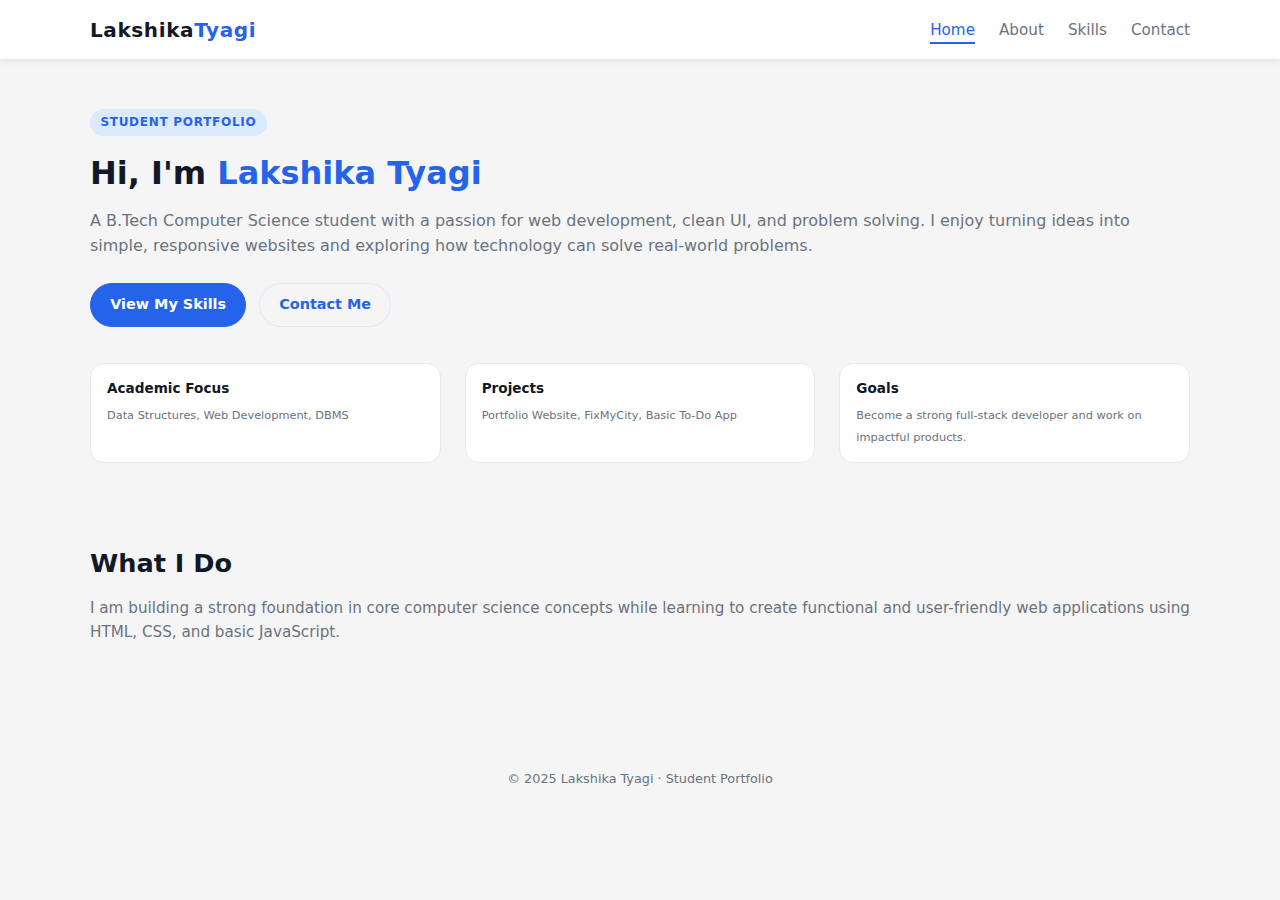
<file: index.html>
<!DOCTYPE html>
<html lang="en">
<head>
    <meta charset="UTF-8">
    <meta name="viewport" content="width=device-width, initial-scale=1.0">
    <title>Home | Lakshika Tyagi - Student Portfolio</title>
    <link rel="stylesheet" href="style.css">
</head>
<body>
    <!-- Header & Navigation -->
    <header class="site-header">
        <div class="container nav-container">
            <a href="index.html" class="logo">Lakshika<span>Tyagi</span></a>
            <nav>
                <ul class="nav-links">
                    <li><a href="index.html" class="active">Home</a></li>
                    <li><a href="about.html">About</a></li>
                    <li><a href="skills.html">Skills</a></li>
                    <li><a href="contact.html">Contact</a></li>
                </ul>
            </nav>
        </div>
    </header>

    <!-- Main Content -->
    <main>
        <div class="container">
            <section class="hero">
                <div class="hero-text">
                    <span class="hero-badge">Student Portfolio</span>
                    <h1 class="hero-title">
                        Hi, I'm <span>Lakshika Tyagi</span>
                    </h1>
                    <p class="hero-subtitle">
                        A B.Tech Computer Science student with a passion for web development,
                        clean UI, and problem solving. I enjoy turning ideas into simple,
                        responsive websites and exploring how technology can solve real-world problems.
                    </p>

                    <div class="hero-cta">
                        <a href="skills.html" class="btn-primary">View My Skills</a>
                        <a href="contact.html" class="btn-ghost">Contact Me</a>
                    </div>

                    <div class="hero-summary">
                        <div class="hero-summary-item">
                            <span>Academic Focus</span>
                            <small>Data Structures, Web Development, DBMS</small>
                        </div>
                        <div class="hero-summary-item">
                            <span>Projects</span>
                            <small>Portfolio Website, FixMyCity, Basic To-Do App</small>
                        </div>
                        <div class="hero-summary-item">
                            <span>Goals</span>
                            <small>Become a strong full-stack developer and work on impactful products.</small>
                        </div>
                    </div>
                </div>
            </section>

            <section>
                <h2 class="section-heading">What I Do</h2>
                <p class="section-subtitle">
                    I am building a strong foundation in core computer science concepts while
                    learning to create functional and user-friendly web applications using HTML,
                    CSS, and basic JavaScript.
                </p>
            </section>
        </div>
    </main>

    <!-- Footer -->
    <footer class="site-footer">
        <div class="container">
            &copy; <span id="year">2025</span> Lakshika Tyagi · Student Portfolio
        </div>
    </footer>
</body>
</html>
</file>
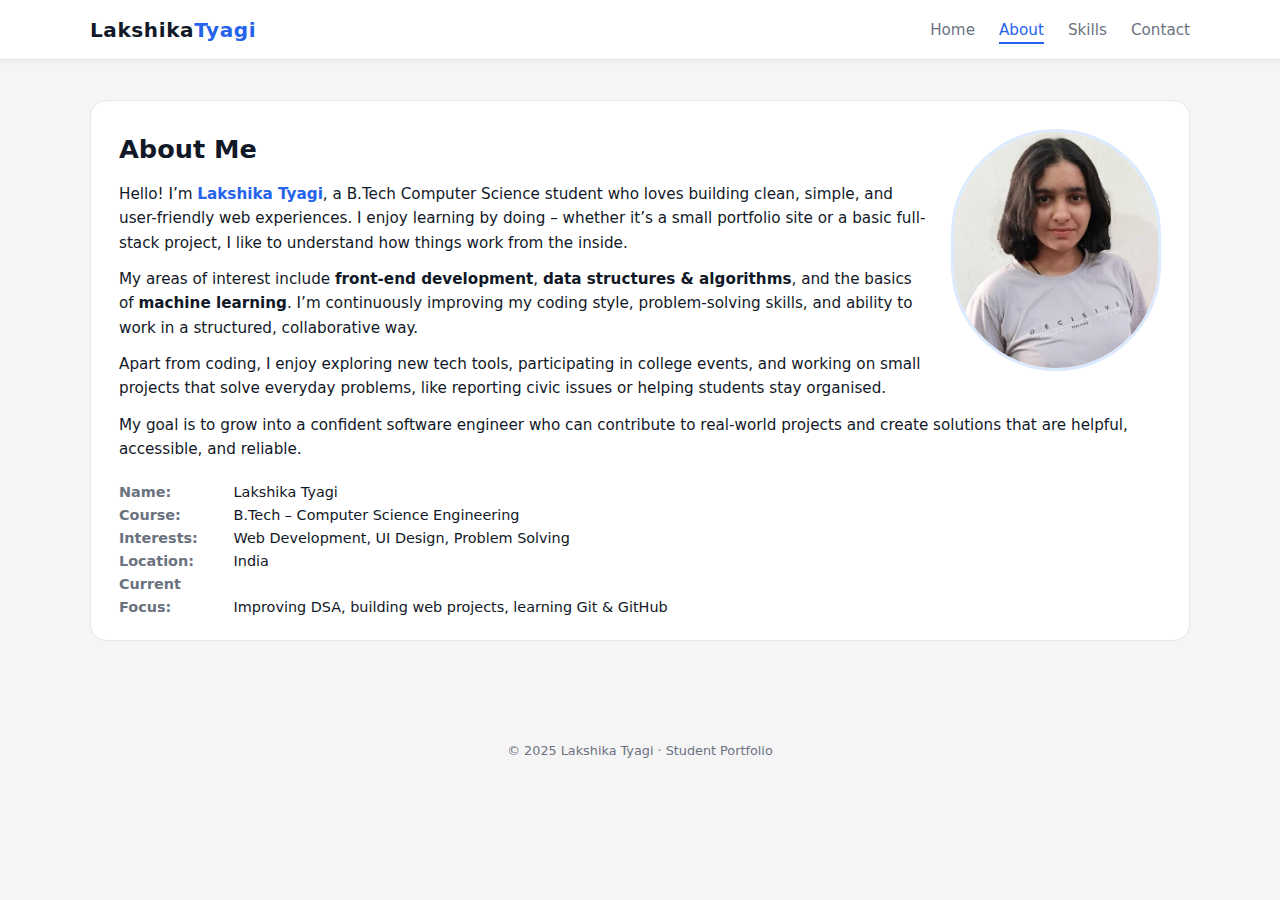
<file: about.html>
<!DOCTYPE html>
<html lang="en">
<head>
    <meta charset="UTF-8">
    <meta name="viewport" content="width=device-width, initial-scale=1.0">
    <title>About | Lakshika Tyagi - Student Portfolio</title>
    <link rel="stylesheet" href="style.css">
</head>
<body>
    <!-- Header & Navigation -->
    <header class="site-header">
        <div class="container nav-container">
            <a href="index.html" class="logo">Lakshika<span>Tyagi</span></a>
            <nav>
                <ul class="nav-links">
                    <li><a href="index.html">Home</a></li>
                    <li><a href="about.html" class="active">About</a></li>
                    <li><a href="skills.html">Skills</a></li>
                    <li><a href="contact.html">Contact</a></li>
                </ul>
            </nav>
        </div>
    </header>

    <!-- Main Content -->
    <main>
        <div class="container">
            <section class="about-section">
                <div class="about-content">
                    <!-- Replace the src path with your actual profile image -->
                    <img src="profile.jpg" alt="Portrait of Lakshika Tyagi" class="profile-image">

                    <h2 class="section-heading">About Me</h2>
                    <p class="about-paragraph">
                        Hello! I’m <span class="about-highlight">Lakshika Tyagi</span>, a B.Tech Computer Science
                        student who loves building clean, simple, and user-friendly web experiences.
                        I enjoy learning by doing – whether it’s a small portfolio site or a basic
                        full-stack project, I like to understand how things work from the inside.
                    </p>
                    <p class="about-paragraph">
                        My areas of interest include <strong>front-end development</strong>,
                        <strong>data structures & algorithms</strong>, and the basics of
                        <strong>machine learning</strong>. I’m continuously improving my coding style,
                        problem-solving skills, and ability to work in a structured, collaborative way.
                    </p>
                    <p class="about-paragraph">
                        Apart from coding, I enjoy exploring new tech tools, participating in
                        college events, and working on small projects that solve everyday problems,
                        like reporting civic issues or helping students stay organised.
                    </p>
                    <p class="about-paragraph">
                        My goal is to grow into a confident software engineer who can contribute to
                        real-world projects and create solutions that are helpful, accessible, and reliable.
                    </p>

                    <div class="about-details">
                        <p><strong>Name:</strong> Lakshika Tyagi</p>
                        <p><strong>Course:</strong> B.Tech – Computer Science Engineering</p>
                        <p><strong>Interests:</strong> Web Development, UI Design, Problem Solving</p>
                        <p><strong>Location:</strong> India</p>
                        <p><strong>Current Focus:</strong> Improving DSA, building web projects, learning Git & GitHub</p>
                    </div>
                </div>
            </section>
        </div>
    </main>

    <!-- Footer -->
    <footer class="site-footer">
        <div class="container">
            &copy; <span id="year">2025</span> Lakshika Tyagi · Student Portfolio
        </div>
    </footer>
</body>
</html>
</file>
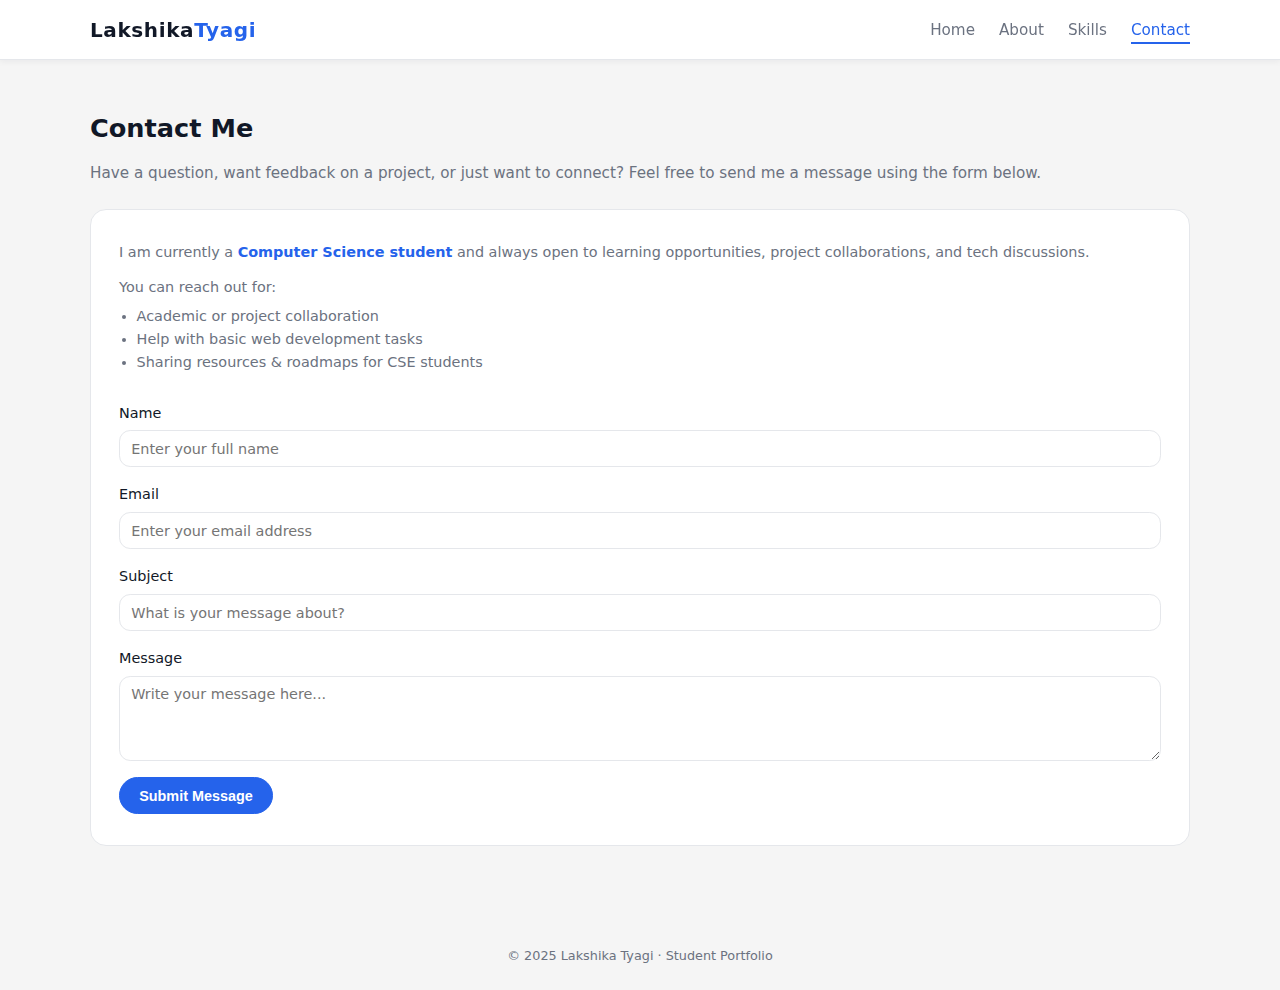
<file: contact.html>
<!DOCTYPE html>
<html lang="en">
<head>
    <meta charset="UTF-8">
    <meta name="viewport" content="width=device-width, initial-scale=1.0">
    <title>Contact | Lakshika Tyagi - Student Portfolio</title>
    <link rel="stylesheet" href="style.css">
</head>
<body>
    <!-- Header & Navigation -->
    <header class="site-header">
        <div class="container nav-container">
            <a href="index.html" class="logo">Lakshika<span>Tyagi</span></a>
            <nav>
                <ul class="nav-links">
                    <li><a href="index.html">Home</a></li>
                    <li><a href="about.html">About</a></li>
                    <li><a href="skills.html">Skills</a></li>
                    <li><a href="contact.html" class="active">Contact</a></li>
                </ul>
            </nav>
        </div>
    </header>

    <!-- Main Content -->
    <main>
        <div class="container">
            <section>
                <h2 class="section-heading">Contact Me</h2>
                <p class="section-subtitle">
                    Have a question, want feedback on a project, or just want to connect?
                    Feel free to send me a message using the form below.
                </p>

                <div class="contact-wrapper">
                    <div class="contact-extra">
                        <p>
                            I am currently a <strong>Computer Science student</strong> and always open
                            to learning opportunities, project collaborations, and tech discussions.
                        </p>
                        <p style="margin-top: 0.75rem;">
                            You can reach out for:
                        </p>
                        <ul style="margin-top: 0.35rem; padding-left: 1.1rem; font-size: 0.9rem;">
                            <li>Academic or project collaboration</li>
                            <li>Help with basic web development tasks</li>
                            <li>Sharing resources & roadmaps for CSE students</li>
                        </ul>
                    </div>

                    <form class="contact-form" action="#" method="post">
                        <div class="form-group">
                            <label for="name">Name</label>
                            <input
                                type="text"
                                id="name"
                                name="name"
                                placeholder="Enter your full name"
                                required
                            >
                        </div>

                        <div class="form-group">
                            <label for="email">Email</label>
                            <input
                                type="email"
                                id="email"
                                name="email"
                                placeholder="Enter your email address"
                                required
                            >
                        </div>

                        <div class="form-group">
                            <label for="subject">Subject</label>
                            <input
                                type="text"
                                id="subject"
                                name="subject"
                                placeholder="What is your message about?"
                                required
                            >
                        </div>

                        <div class="form-group">
                            <label for="message">Message</label>
                            <textarea
                                id="message"
                                name="message"
                                rows="4"
                                placeholder="Write your message here..."
                                required
                            ></textarea>
                        </div>

                        <button type="submit" class="btn-primary">Submit Message</button>
                    </form>
                </div>
            </section>
        </div>
    </main>

    <!-- Footer -->
    <footer class="site-footer">
        <div class="container">
            &copy; <span id="year">2025</span> Lakshika Tyagi · Student Portfolio
        </div>
    </footer>
</body>
</html>
</file>
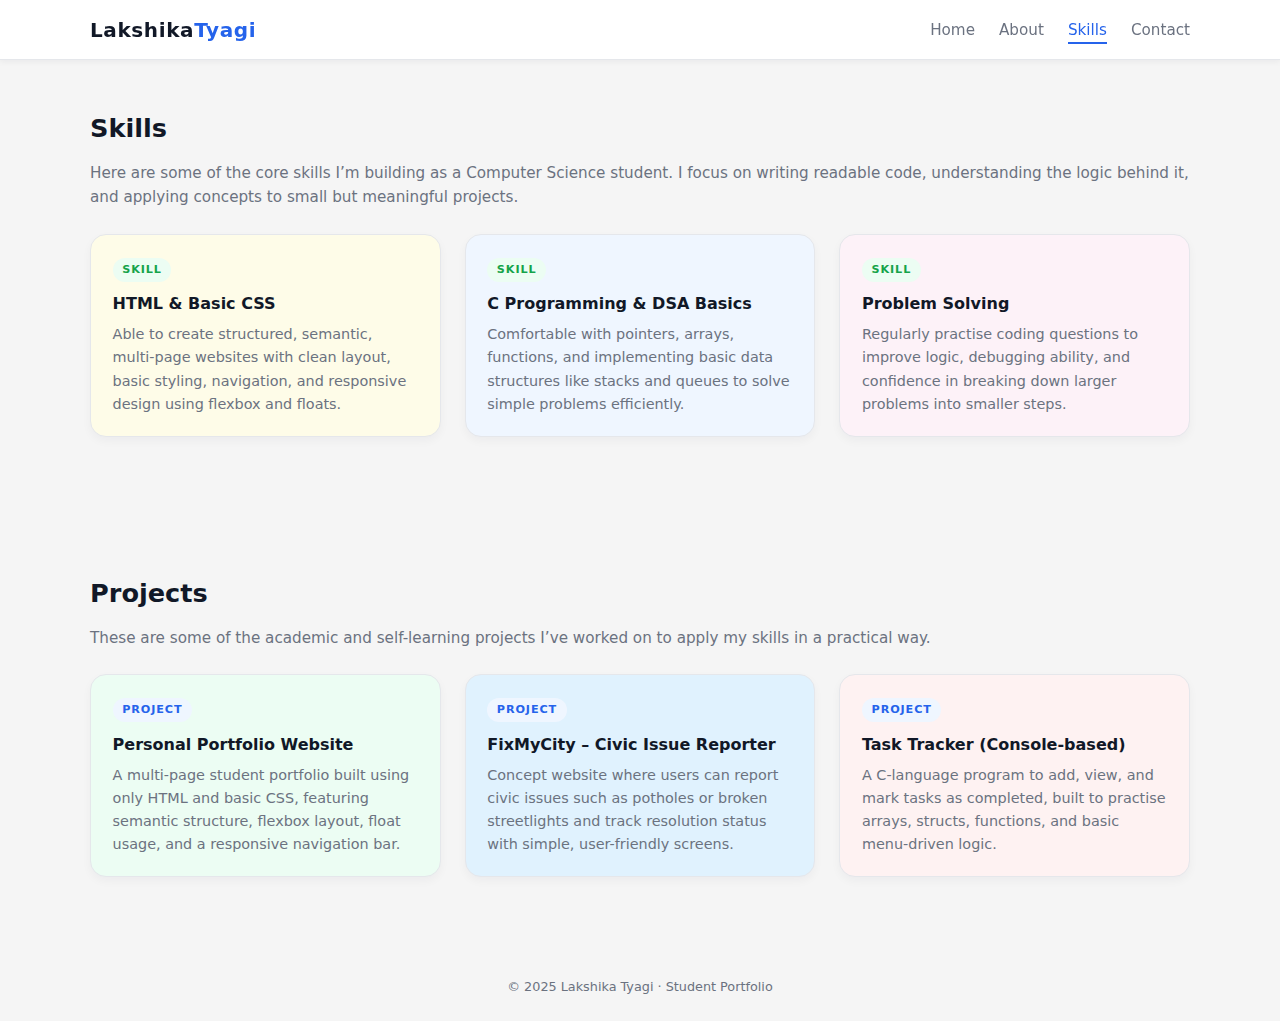
<file: skills.html>
<!DOCTYPE html>
<html lang="en">
<head>
    <meta charset="UTF-8">
    <meta name="viewport" content="width=device-width, initial-scale=1.0">
    <title>Skills & Projects | Lakshika Tyagi - Student Portfolio</title>
    <link rel="stylesheet" href="style.css">
</head>
<body>
    <!-- Header & Navigation -->
    <header class="site-header">
        <div class="container nav-container">
            <a href="index.html" class="logo">Lakshika<span>Tyagi</span></a>
            <nav>
                <ul class="nav-links">
                    <li><a href="index.html">Home</a></li>
                    <li><a href="about.html">About</a></li>
                    <li><a href="skills.html" class="active">Skills</a></li>
                    <li><a href="contact.html">Contact</a></li>
                </ul>
            </nav>
        </div>
    </header>

    <!-- Main Content -->
    <main>
        <div class="container">
            <section>
                <h2 class="section-heading">Skills</h2>
                <p class="section-subtitle">
                    Here are some of the core skills I’m building as a Computer Science student.
                    I focus on writing readable code, understanding the logic behind it, and
                    applying concepts to small but meaningful projects.
                </p>

                <div class="cards-grid">
                    <!-- Skill Card 1 -->
                    <article class="card" style="background-color: #fefce8;">
                        <span class="card-tag card-skill">Skill</span>
                        <h3 class="card-title">HTML & Basic CSS</h3>
                        <p>
                            Able to create structured, semantic, multi-page websites with clean layout,
                            basic styling, navigation, and responsive design using flexbox and floats.
                        </p>
                    </article>

                    <!-- Skill Card 2 -->
                    <article class="card" style="background-color: #eff6ff;">
                        <span class="card-tag card-skill">Skill</span>
                        <h3 class="card-title">C Programming & DSA Basics</h3>
                        <p>
                            Comfortable with pointers, arrays, functions, and implementing basic data
                            structures like stacks and queues to solve simple problems efficiently.
                        </p>
                    </article>

                    <!-- Skill Card 3 -->
                    <article class="card" style="background-color: #fdf2f8;">
                        <span class="card-tag card-skill">Skill</span>
                        <h3 class="card-title">Problem Solving</h3>
                        <p>
                            Regularly practise coding questions to improve logic, debugging ability,
                            and confidence in breaking down larger problems into smaller steps.
                        </p>
                    </article>
                </div>
            </section>

            <section>
                <h2 class="section-heading" style="margin-top: 2.5rem;">Projects</h2>
                <p class="section-subtitle">
                    These are some of the academic and self-learning projects I’ve worked on
                    to apply my skills in a practical way.
                </p>

                <div class="cards-grid">
                    <!-- Project Card 1 -->
                    <article class="card" style="background-color: #ecfdf3;">
                        <span class="card-tag card-project">Project</span>
                        <h3 class="card-title">Personal Portfolio Website</h3>
                        <p>
                            A multi-page student portfolio built using only HTML and basic CSS, featuring
                            semantic structure, flexbox layout, float usage, and a responsive navigation bar.
                        </p>
                    </article>

                    <!-- Project Card 2 -->
                    <article class="card" style="background-color: #e0f2fe;">
                        <span class="card-tag card-project">Project</span>
                        <h3 class="card-title">FixMyCity – Civic Issue Reporter</h3>
                        <p>
                            Concept website where users can report civic issues such as potholes or broken
                            streetlights and track resolution status with simple, user-friendly screens.
                        </p>
                    </article>

                    <!-- Project Card 3 -->
                    <article class="card" style="background-color: #fef2f2;">
                        <span class="card-tag card-project">Project</span>
                        <h3 class="card-title">Task Tracker (Console-based)</h3>
                        <p>
                            A C-language program to add, view, and mark tasks as completed, built to practise
                            arrays, structs, functions, and basic menu-driven logic.
                        </p>
                    </article>
                </div>
            </section>
        </div>
    </main>

    <!-- Footer -->
    <footer class="site-footer">
        <div class="container">
            &copy; <span id="year">2025</span> Lakshika Tyagi · Student Portfolio
        </div>
    </footer>
</body>
</html>
</file>
<file: style.css>
/* ========= Basic Reset ========= */
* {
    margin: 0;
    padding: 0;
    box-sizing: border-box;
}

/* ========= Root Colors & Fonts ========= */
:root {
    --primary: #2563eb;     /* Blue */
    --primary-light: #dbeafe;
    --accent: #f97316;      /* Orange */
    --bg: #f5f5f5;
    --text-main: #111827;
    --text-muted: #6b7280;
    --card-bg: #ffffff;
    --border-soft: #e5e7eb;
}

/* ========= Global Styles ========= */
body {
    font-family: system-ui, -apple-system, BlinkMacSystemFont, "Segoe UI", sans-serif;
    background-color: var(--bg);
    color: var(--text-main);
    line-height: 1.6;
}

.container {
    width: 90%;
    max-width: 1100px;
    margin: 0 auto;
}

/* ========= Header + Navigation ========= */
.site-header {
    background: #ffffff;
    border-bottom: 1px solid var(--border-soft);
    box-shadow: 0 2px 6px rgba(15, 23, 42, 0.05);
    position: sticky;
    top: 0;
    z-index: 100;
}

.nav-container {
    display: flex;
    align-items: center;
    justify-content: space-between;
    padding: 0.85rem 0;
}

.logo {
    font-weight: 700;
    font-size: 1.25rem;
    letter-spacing: 0.03em;
    text-decoration: none;
    color: var(--text-main);
}

.logo span {
    color: var(--primary);
}

.nav-links {
    list-style: none;
    display: flex;
    gap: 1.5rem;
}

.nav-links a {
    text-decoration: none;
    color: var(--text-muted);
    font-size: 0.95rem;
    font-weight: 500;
    padding-bottom: 0.2rem;
    border-bottom: 2px solid transparent;
    transition: color 0.2s ease, border-color 0.2s ease;
}

.nav-links a:hover {
    color: var(--primary);
    border-color: var(--primary-light);
}

.nav-links a.active {
    color: var(--primary);
    border-color: var(--primary);
}

/* ========= Reusable Section Styles ========= */
section {
    padding: 3rem 0;
}

.section-heading {
    font-size: 1.6rem;
    margin-bottom: 0.75rem;
    font-weight: 700;
}

.section-subtitle {
    font-size: 0.95rem;
    color: var(--text-muted);
    margin-bottom: 1.5rem;
}

/* ========= Home Page (index) ========= */

/* Using FLEXBOX for the hero layout */
.hero {
    display: flex;
    flex-wrap: wrap;
    align-items: center;
    gap: 2.5rem;
    padding: 3rem 0 2rem;
}

.hero-text {
    flex: 1 1 260px;
}

.hero-badge {
    display: inline-block;
    background: var(--primary-light);
    color: var(--primary);
    font-size: 0.75rem;
    font-weight: 600;
    padding: 0.25rem 0.65rem;
    border-radius: 999px;
    text-transform: uppercase;
    letter-spacing: 0.06em;
    margin-bottom: 0.75rem;
}

.hero-title {
    font-size: 2rem;
    margin-bottom: 0.5rem;
}

.hero-title span {
    color: var(--primary);
}

.hero-subtitle {
    font-size: 1rem;
    color: var(--text-muted);
    margin-bottom: 1.5rem;
}

.hero-cta {
    display: flex;
    flex-wrap: wrap;
    gap: 0.8rem;
}

.btn-primary,
.btn-ghost {
    display: inline-block;
    padding: 0.6rem 1.2rem;
    border-radius: 999px;
    text-decoration: none;
    font-size: 0.9rem;
    font-weight: 600;
    border: 1px solid transparent;
    transition: background 0.2s ease, color 0.2s ease, border-color 0.2s ease,
        transform 0.1s ease;
}

.btn-primary {
    background: var(--primary);
    color: #ffffff;
    border-color: var(--primary);
}

.btn-primary:hover {
    background: #1d4ed8;
    border-color: #1d4ed8;
    transform: translateY(-1px);
}

.btn-ghost {
    background: transparent;
    color: var(--primary);
    border-color: var(--primary-light);
}

.btn-ghost:hover {
    background: var(--primary-light);
    transform: translateY(-1px);
}

.hero-summary {
    display: grid;
    grid-template-columns: repeat(3, minmax(0, 1fr));
    gap: 1.5rem;
    margin-top: 2.25rem;
}

.hero-summary-item {
    background: var(--card-bg);
    border-radius: 0.85rem;
    padding: 0.9rem 1rem;
    border: 1px solid var(--border-soft);
    font-size: 0.85rem;
}

.hero-summary-item span {
    display: block;
    font-weight: 600;
    margin-bottom: 0.25rem;
}

.hero-summary-item small {
    color: var(--text-muted);
}

/* ========= About Page (about) ========= */

/* Using FLOAT for layout of image & text */
.about-section {
    padding-top: 2.5rem;
}

.about-content {
    background: var(--card-bg);
    border-radius: 1rem;
    padding: 1.75rem 1.75rem 1.25rem;
    border: 1px solid var(--border-soft);
    overflow: auto; /* clears floats */
}

.profile-image {
    float: right; /* FLOAT used here */
    width: 210px;
    max-width: 45%;
    margin-left: 1.5rem;
    margin-bottom: 1rem;
    border-radius: 999px;
    object-fit: cover;
    border: 3px solid var(--primary-light);
}

.about-content h2 {
    margin-bottom: 0.75rem;
}

.about-highlight {
    color: var(--primary);
    font-weight: 600;
}

.about-paragraph {
    margin-bottom: 0.75rem;
    font-size: 0.95rem;
}

.about-details {
    margin-top: 1.25rem;
    font-size: 0.9rem;
}

.about-details strong {
    display: inline-block;
    width: 110px;
    color: var(--text-muted);
}

/* ========= Skills & Projects Page (skills) ========= */

/* Using FLEXBOX for the cards layout */
.cards-grid {
    display: flex;            /* FLEXBOX used here */
    flex-wrap: wrap;
    gap: 1.5rem;
    margin-top: 1.5rem;
}

.card {
    flex: 1 1 260px;
    background: var(--card-bg);
    border-radius: 1rem;
    padding: 1.25rem 1.35rem;
    border: 1px solid var(--border-soft); /* border requirement */
    box-shadow: 0 4px 10px rgba(15, 23, 42, 0.04);
}

.card-title {
    font-size: 1rem;
    font-weight: 600;
    margin-bottom: 0.4rem;
}

.card-tag {
    display: inline-block;
    font-size: 0.7rem;
    text-transform: uppercase;
    letter-spacing: 0.08em;
    font-weight: 600;
    border-radius: 999px;
    padding: 0.2rem 0.6rem;
    margin-bottom: 0.6rem;
}

.card-skill {
    background: #ecfdf3;
    color: #16a34a;
}

.card-project {
    background: #eff6ff;
    color: #2563eb;
}

.card p {
    font-size: 0.9rem;
    color: var(--text-muted);
}

/* ========= Contact Page (contact) ========= */

.contact-wrapper {
    background: var(--card-bg);
    border-radius: 1rem;
    border: 1px solid var(--border-soft);
    padding: 1.9rem 1.75rem;
    display: grid;
    gap: 1.75rem;
}

.contact-extra {
    font-size: 0.9rem;
    color: var(--text-muted);
}

.contact-extra strong {
    color: var(--primary);
}

.contact-form {
    display: grid;
    gap: 1rem;
}

.form-group {
    display: flex;
    flex-direction: column;
    gap: 0.35rem;
}

.form-group label {
    font-size: 0.9rem;
    font-weight: 500;
}

.form-group input,
.form-group textarea {
    border-radius: 0.7rem;
    border: 1px solid var(--border-soft);
    padding: 0.6rem 0.7rem;
    font-size: 0.9rem;
    font-family: inherit;
    outline: none;
    transition: border-color 0.2s ease, box-shadow 0.2s ease;
    resize: vertical;
}

.form-group input:focus,
.form-group textarea:focus {
    border-color: var(--primary);
    box-shadow: 0 0 0 3px var(--primary-light);
}

.contact-form button {
    justify-self: flex-start;
}

/* ========= Footer ========= */
.site-footer {
    margin-top: 2rem;
    padding: 1.25rem 0 1.5rem;
    font-size: 0.8rem;
    color: var(--text-muted);
    text-align: center;
}

/* ========= Responsive ========= */
@media (max-width: 768px) {
    .hero-summary {
        grid-template-columns: repeat(2, minmax(0, 1fr));
    }

    .nav-container {
        flex-direction: column;
        align-items: flex-start;
        gap: 0.5rem;
    }
}

@media (max-width: 540px) {
    .hero-summary {
        grid-template-columns: 1fr;
    }

    .profile-image {
        float: none;
        display: block;
        margin: 0 auto 1rem;
        max-width: 220px;
    }

    .about-details strong {
        width: 90px;
    }
}
</file>
